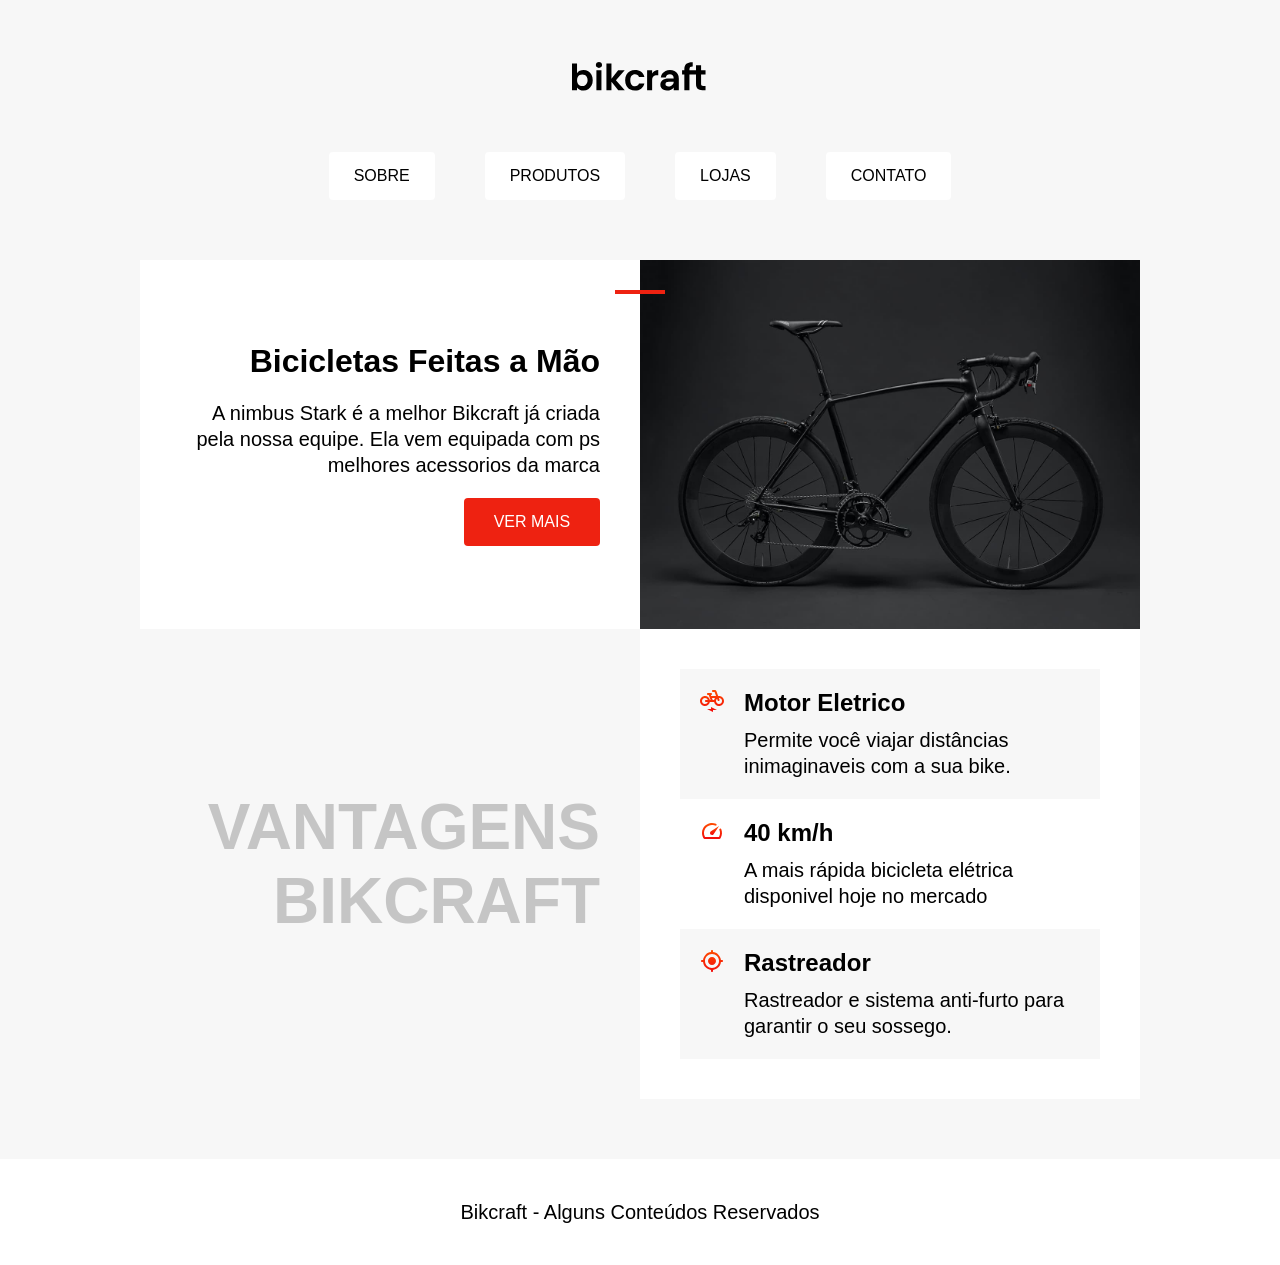
<file: index.html>
<!DOCTYPE html>
<html lang="pt-br">
<head>
    <meta charset="UTF-8">
    <meta name="viewport" content="width=device-width, initial-scale=1.0">
    <title>Exercicio-3</title>
    <link rel="stylesheet" href="style.css">
</head>
<body>
    <img class="titulo" src="/img/bikcraft.svg" alt="bikcraft">
    <!--<div class="menu">
    <a href="/">SOBRE</a>
    <a href="/">PRODUTOS</a>
    <a href="/">LOJAS</a>
    <a href="/">CONTATO</a>
    </div>-->

    <nav class="menu-1">
        <ul>
            <li><a href="/">SOBRE</a></li>
            <li><a href="/">PRODUTOS</a></li>
            <li><a href="/">LOJAS</a></li>
            <li><a href="/">CONTATO</a></li>
        </ul>
    </nav>

    <div class="conteudo">
        <div class="introducao">
            <!--<span class="detalhe"></span>-->
        <h1>Bicicletas Feitas a Mão</h1>
        <p>A nimbus Stark é a melhor Bikcraft já criada pela nossa equipe. Ela vem equipada com ps melhores acessorios da marca</p>
        <a class="botao" href="http://">VER MAIS</a>
        </div>
        <img src="/exercicio-3-pages/img/bicicleta.jpg" alt="Bicicleta Preta">
        
        <h2 class="subtitulo">Vantagens Bikcraft</h2>

        <div class="vantagens">
            <div class="vantagens-item">
                <img src="/exercicio-3-pages/img/eletrica.svg" alt="">
                <h2>Motor Eletrico</h2>
                <p>Permite você viajar distâncias inimaginaveis com a sua bike.</p>
            </div>

            <div class="vantagens-item">
                <img src="/exercicio-3-pages/img/velocidade.svg" alt="">
                <h2>40 km/h</h2>
                <p>A mais rápida bicicleta elétrica disponivel hoje no mercado</p>
            </div>

            <div class="vantagens-item">
                <img src="/exercicio-3-pages/img/rastreador.svg" alt="">
                <h2>Rastreador</h2>
                <p>Rastreador e sistema anti-furto para garantir o seu sossego.</p>
            </div>
        </div>
    </div>

    <div class="rodape">
        <p>Bikcraft - Alguns Conteúdos Reservados</p>
    </div>
    
</body>

</html>
</file>
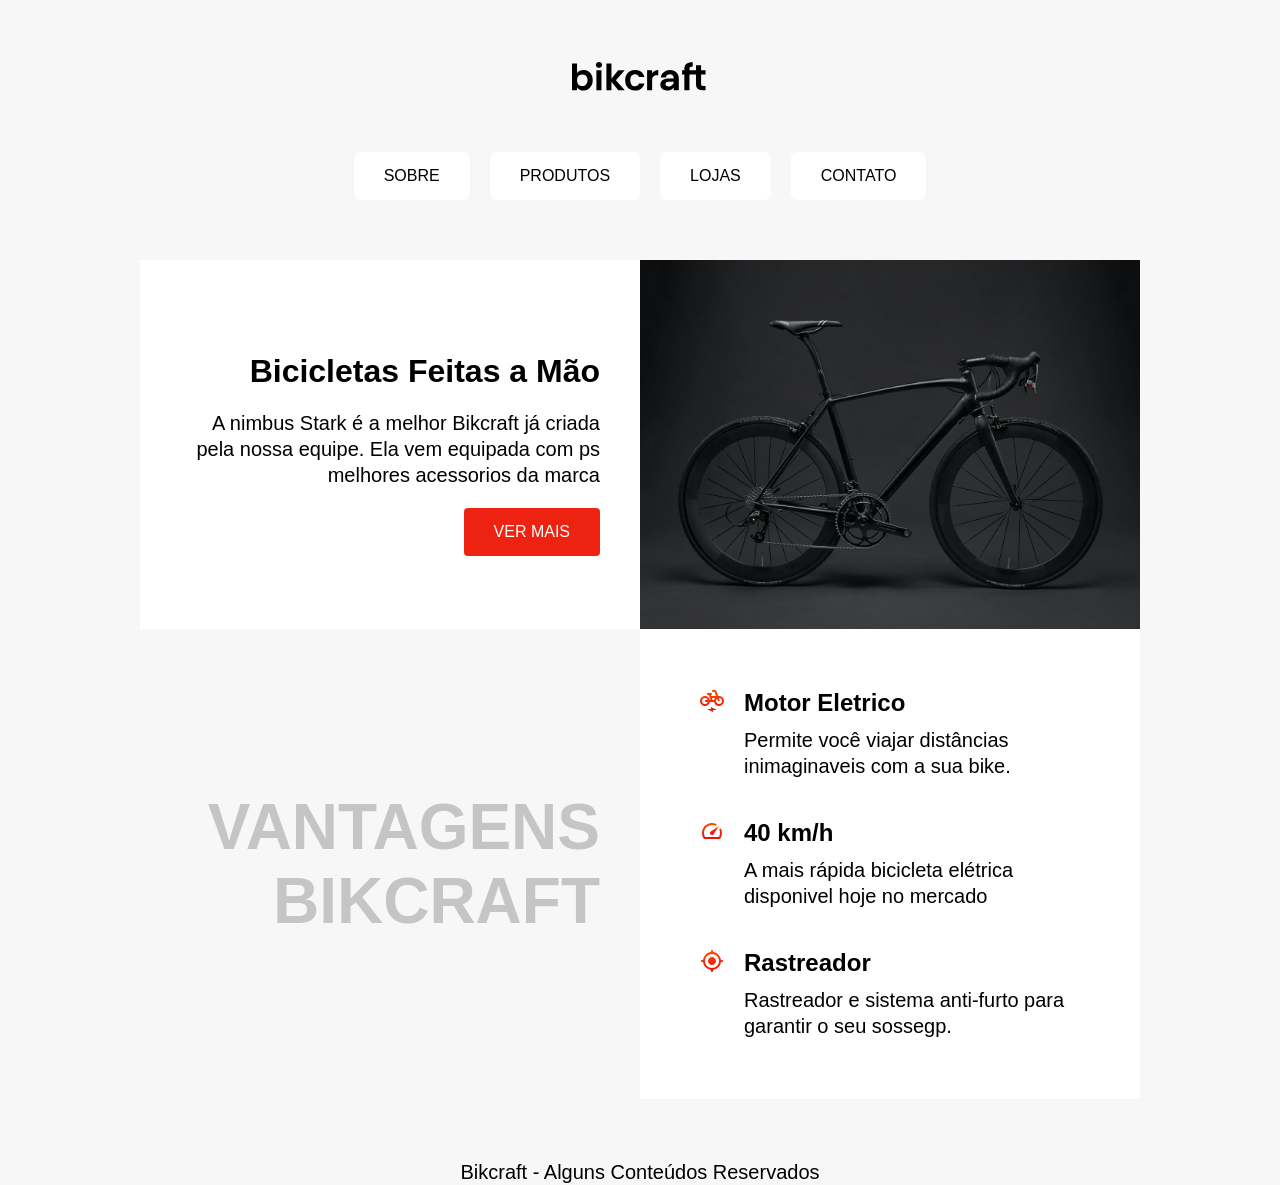
<file: exercicio-3/index.html>
<!DOCTYPE html>
<html lang="pt-br">
<head>
    <meta charset="UTF-8">
    <meta name="viewport" content="width=device-width, initial-scale=1.0">
    <title>Exercicio-3</title>
    <link rel="stylesheet" href="style.css">
</head>
<body>
    <img class="titulo" src="/exercicio-3/img/bikcraft.svg" alt="bikcraft">
    <div class="menu">
    <a href="/">SOBRE</a>
    <a href="/">PRODUTOS</a>
    <a href="/">LOJAS</a>
    <a href="/">CONTATO</a>
    </div>

    <div class="conteudo">
        <div class="introducao">
            <span class="detalhe"></span>
        <h1>Bicicletas Feitas a Mão</h1>
        <p>A nimbus Stark é a melhor Bikcraft já criada pela nossa equipe. Ela vem equipada com ps melhores acessorios da marca</p>
        <a class="botao" href="http://">VER MAIS</a>
        </div>
        <img src="/exercicio-3/img/bicicleta.jpg" alt="Bicicleta Preta">
        
        <h2 class="subtitulo">Vantagens Bikcraft</h2>

        <div class="vantagens">
            <div class="vantagens-item">
                <img src="/exercicio-3/img/eletrica.svg" alt="">
                <h2>Motor Eletrico</h2>
                <p>Permite você viajar distâncias inimaginaveis com a sua bike.</p>
            </div>

            <div class="vantagens-item">
                <img src="/exercicio-3/img/velocidade.svg" alt="">
                <h2>40 km/h</h2>
                <p>A mais rápida bicicleta elétrica disponivel hoje no mercado</p>
            </div>

            <div class="vantagens-item">
                <img src="/exercicio-3/img/rastreador.svg" alt="">
                <h2>Rastreador</h2>
                <p>Rastreador e sistema anti-furto para garantir o seu sossegp.</p>
            </div>
        </div>
    </div>

    <div class="rodape">
        <p>Bikcraft - Alguns Conteúdos Reservados</p>
    </div>
    
</body>
</html>
</file>
<file: style.css>
body{
    background: #f7f7f7;
    font-family: Arial, Helvetica, sans-serif;
    margin: 0rem;
    display: grid;
    gap: 3.75rem;
    justify-items: center;
    margin-top: 3.75rem;
}


img{
    max-width: 100%;
    display: block;
}
a{
    text-decoration: none;
}

/*.menu{
    display: flex;
    flex-wrap: wrap;
    gap: 1.25rem; 
    justify-content: center;
}

.menu a{
    background: white;
    border-radius: 0.43rem; 
    color: black;
    padding: 0.93rem 1.87rem;
}*/

p,h1,h2,h3{
    margin: 0rem;
}

p{
    font-size: 1.25rem;
    line-height: 1.3;
}

.introducao{
    display: grid;
    
}

.conteudo{
    display: grid;
    grid-template-columns: 1fr 1fr;
    max-width: 62.5rem;
}
.introducao{
    background: #fff;
    padding: 2.5rem;
    text-align: right;
    position: relative;
    display: grid;
    align-content: center;
    gap: 1.25rem;
    justify-items: end;
}

/*.detalhe a{
    width: 3.75rem;
    height:1.25rem;
    background: #e21;
    position: absolute;
    top: 1.87rem;
    right: -1.87rem;
}*/

.botao{
    background: #e21;
    color: #fff;
    padding: 0.93rem 1.87rem;
    border-radius: 0.25rem;

}

.subtitulo{
    font-size: 4rem;
    text-transform: uppercase;
    color: rgba(0, 0, 0, 0.2);
    text-align: right;
    padding: 2.5rem;
    align-self: center;
}

.vantagens{
    background: #fff;
    padding: 2.5rem;
}

.vantagens-item{
    display: grid;
    grid-template-columns: auto 1fr;
    gap: 0.62rem 1.25rem;
    padding: 1.25rem;
}

.vantagens-item p{
    grid-column: 2;
}

.rodape{
    background: #fff;
    width: 100%;
    text-align: center;
    padding: 2.5rem;
    box-sizing: border-box;
}

h1::after{
    content: "";
    display: block;
    width: 50px;
    height: 4px;
    background: #e21;
    position: absolute;
    top: 30px;
    right: -25px;

}



ul :focus{
    border:  #e21;
}

.botao:hover{
    background: #900;
    transition: 1.00s; 
}

.vantagens .vantagens-item:nth-child(odd){ /*Even = Seleciona todos Pares/   odd = todos Impares*/
    background: #f7f7f7;
}

.menu-1,ul {
  list-style: none;
  padding: 0px;
  margin: 0px;
  gap: 50px;
  display: flex;
  flex-wrap: wrap;
}

 a {
  display: block;
  padding: 15px 25px;
  text-decoration: none;
  background: white;
  color: #000;
  border-radius: 0.25rem;
}

.vantagens-item:hover{
    border-left: 0.2rem solid #e21;
    content: "";
}

a:hover{
    background: rgb(214, 210, 210);
    transition: 0.50s;
    box-shadow: 5px 5px 5px gray;
}
</file>
<file: exercicio-3/style.css>
body{
    background: #f7f7f7;
    font-family: Arial, Helvetica, sans-serif;
    margin: 0px;
    display: grid;
    gap: 60px;
    justify-items: center;
    margin-top: 60px;
}


img{
    max-width: 100%;
    display: block;
}
a{
    text-decoration: none;
}

.menu{
    display: flex;
    flex-wrap: wrap;
    gap: 20px; 
    justify-content: center;
}

.menu a{
    background: white;
    border-radius: 7px; 
    color: black;
    padding: 15px 30px;
}

p,h1,h2,h3{
    margin: 0px;
}

p{
    font-size: 20px;
    line-height: 1.3;
}

.introducao{
    display: grid;
    
}

.conteudo{
    display: grid;
    grid-template-columns: 1fr 1fr;
    max-width: 1000px;
}
.introducao{
    background: #fff;
    padding: 40px;
    text-align: right;
    position: relative;
    display: grid;
    align-content: center;
    gap: 20px;
    justify-items: end;
}

.detalhe a{
    width: 60px;
    height:4px;
    background: #e21;
    position: absolute;
    top: 30px;
    right: -30px;
}

.botao{
    background: #e21;
    color: #fff;
    padding: 15px 30px;
    border-radius: 4px;

}

.subtitulo{
    font-size: 64px;
    text-transform: uppercase;
    color: rgba(0, 0, 0, 0.2);
    text-align: right;
    padding: 40px;
    align-self: center;
}

.vantagens{
    background: #fff;
    padding: 40px;
}

.vantagens-item{
    display: grid;
    grid-template-columns: auto 1fr;
    gap: 10px 20px;
    padding: 20px;
}

.vantagens-item p{
    grid-column: 2;
}

rodape{
    background: #fff;
    width: 100%;
    text-align: center;
    padding: 40px;
    box-sizing: border-box;
}
</file>
